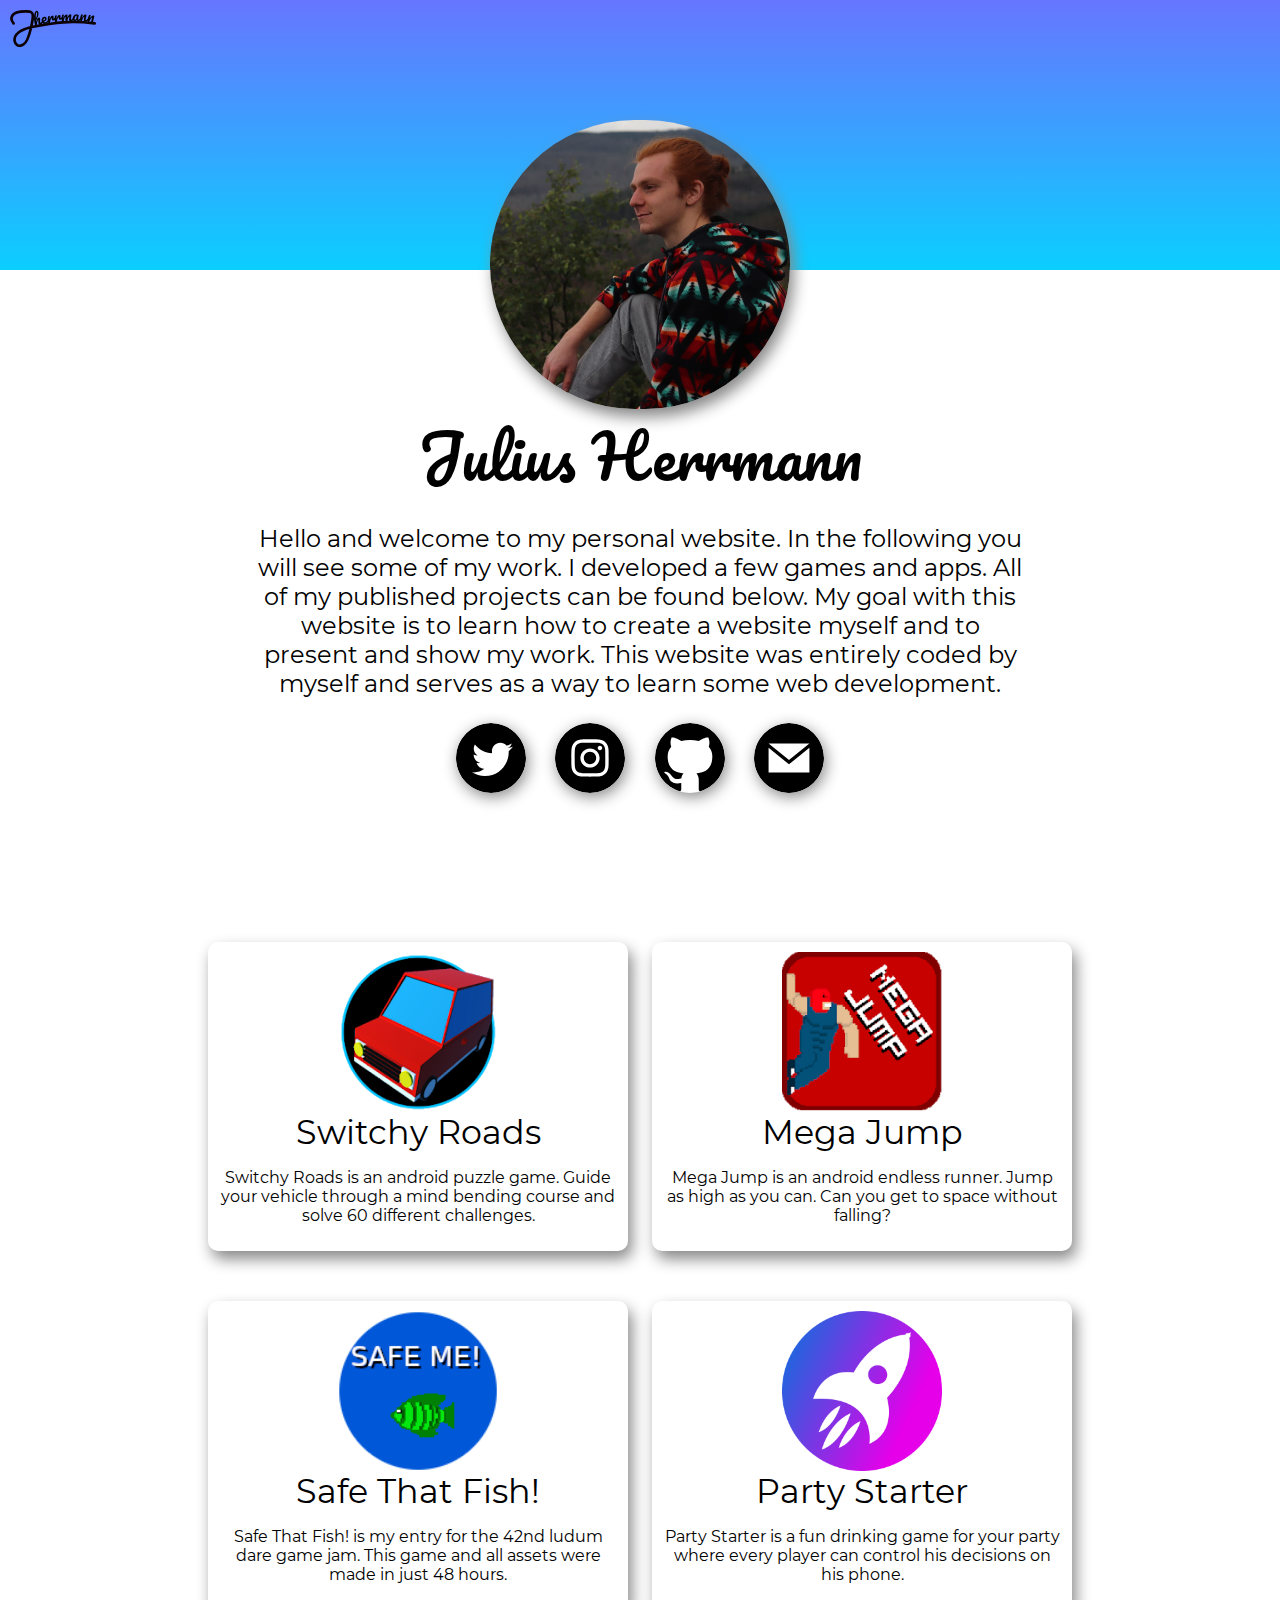
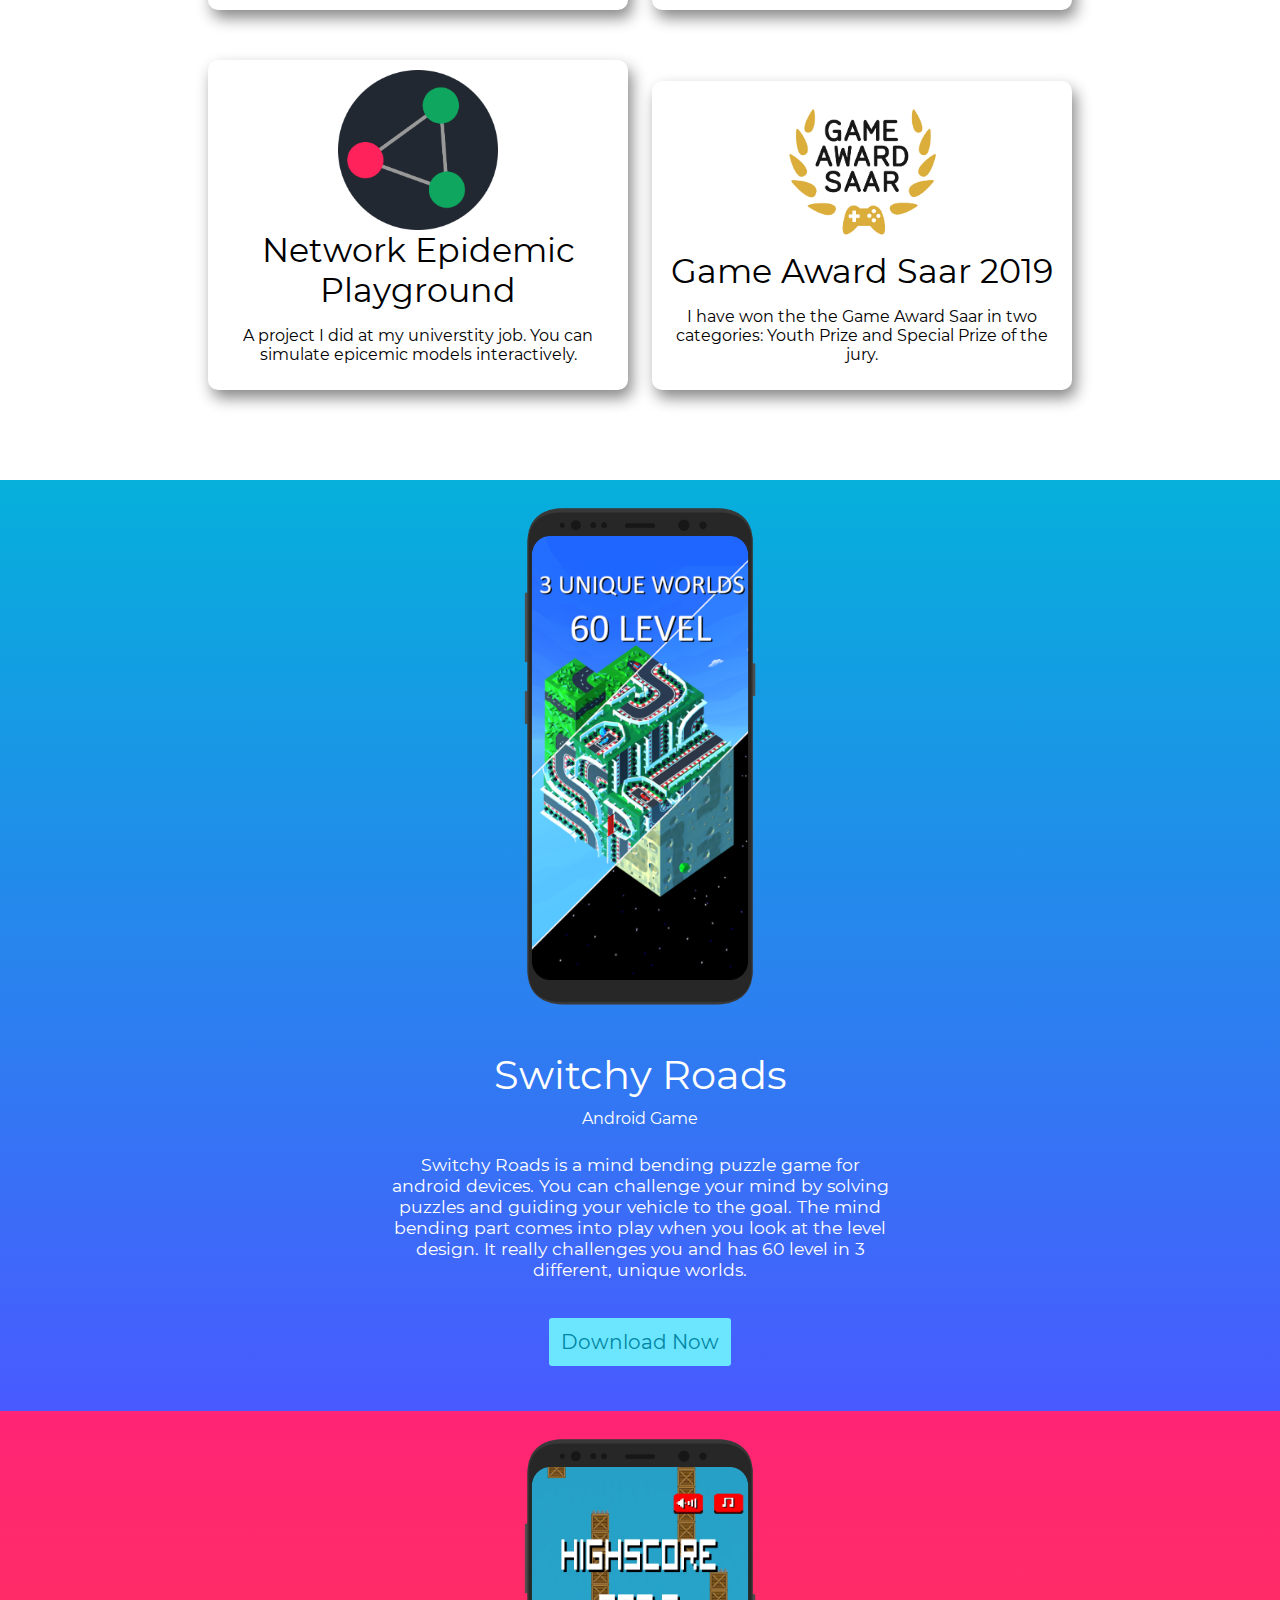
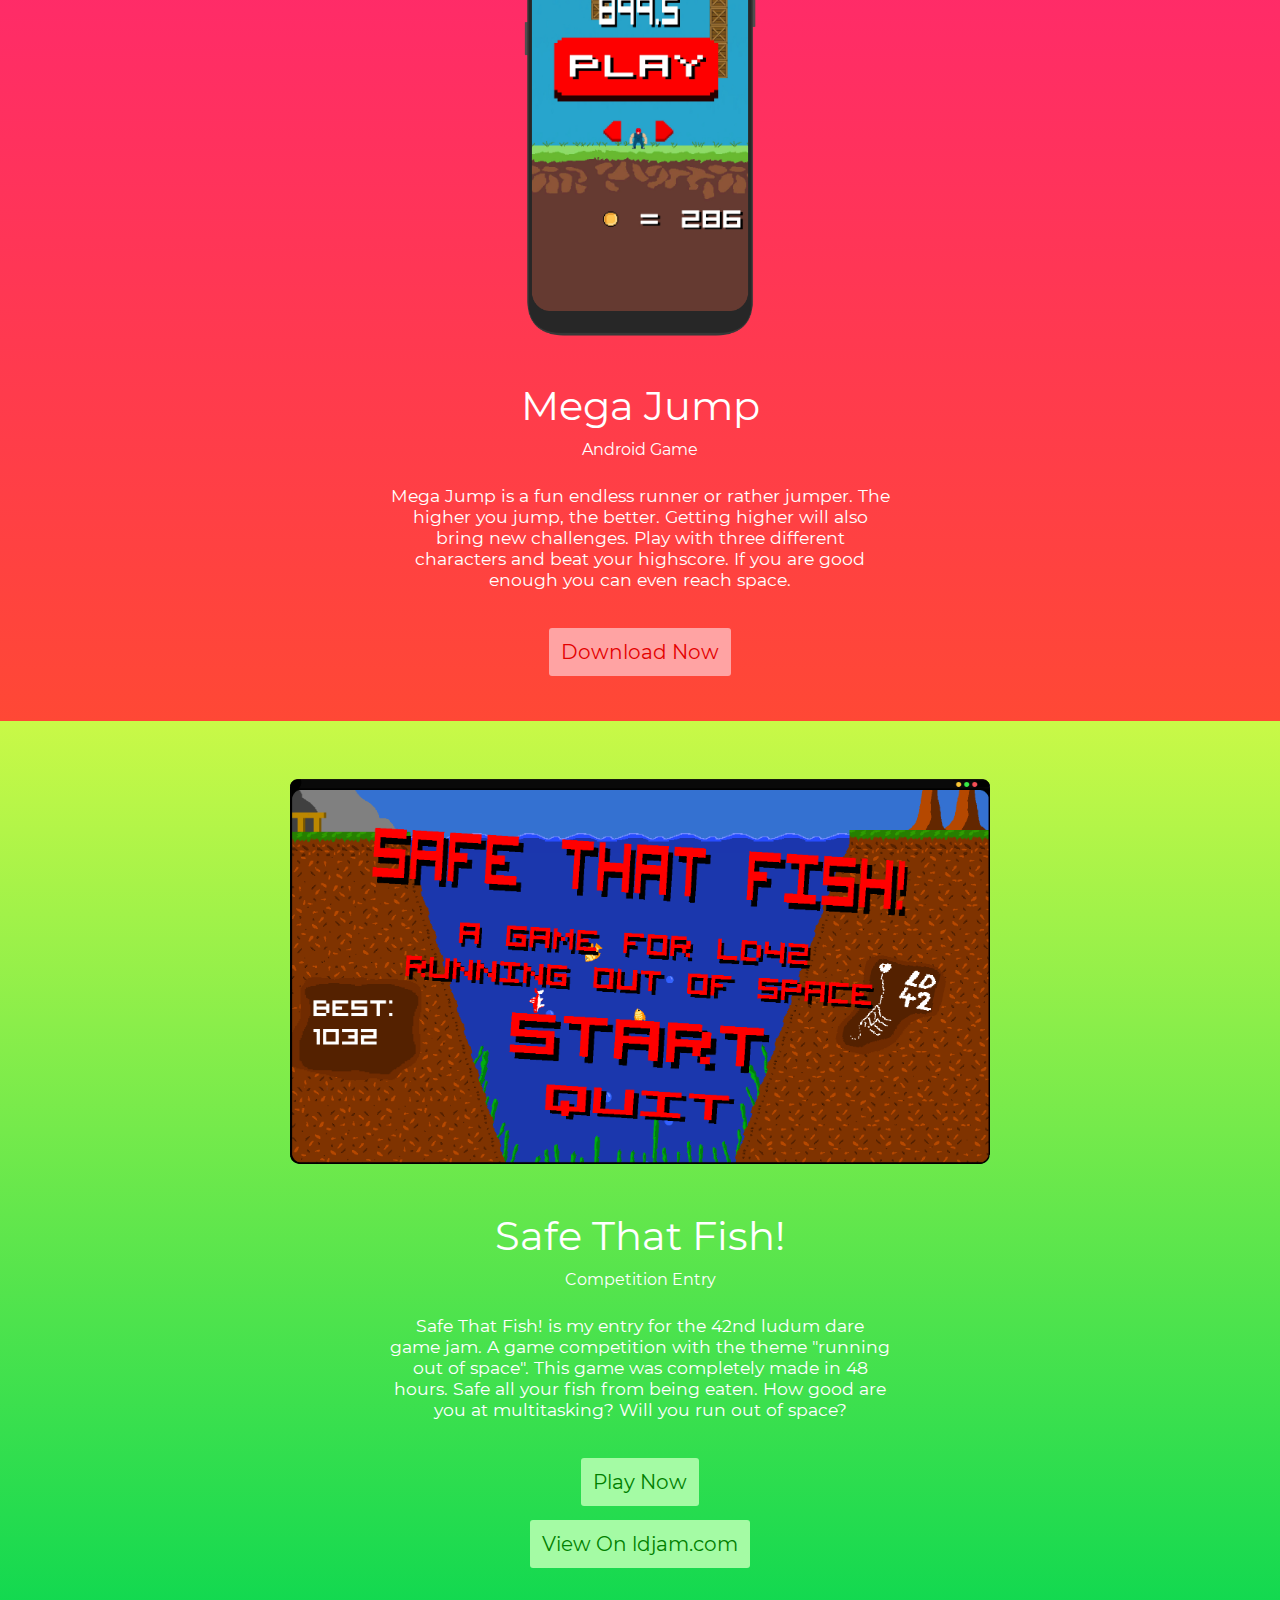
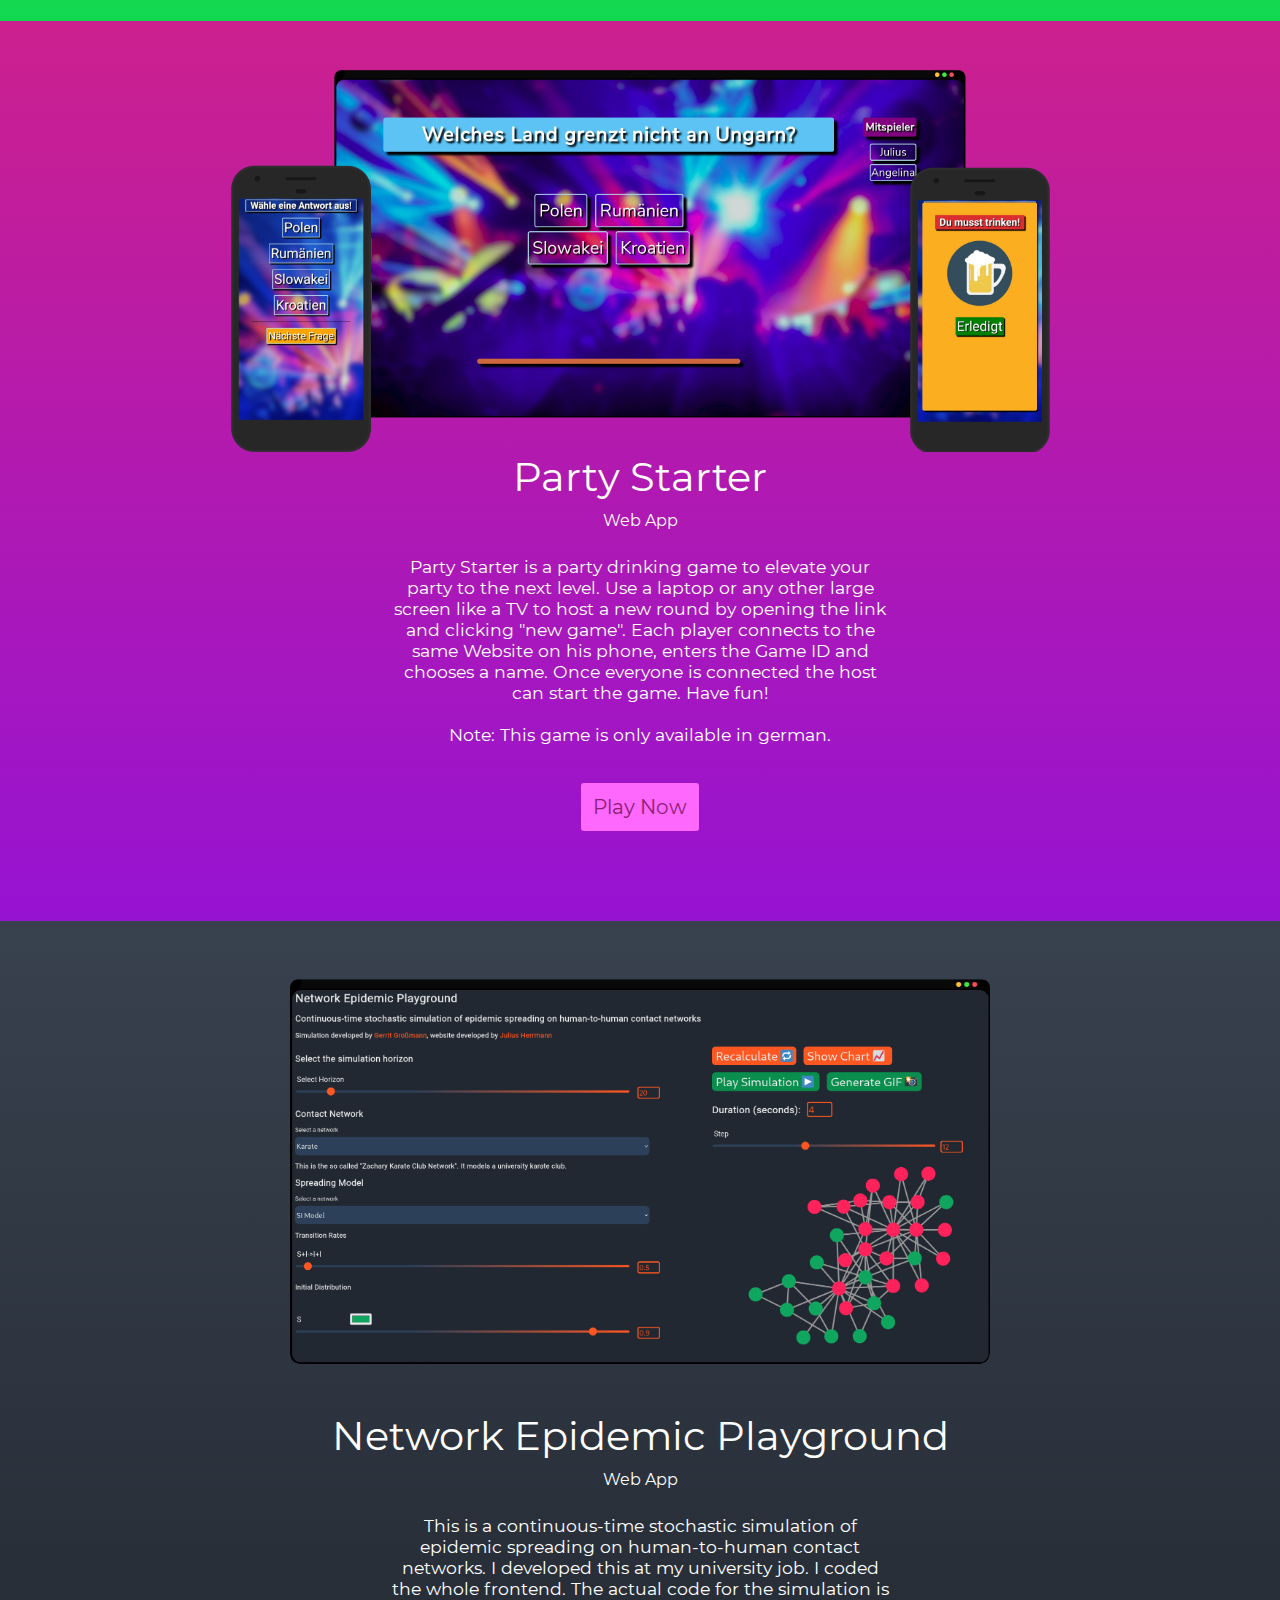
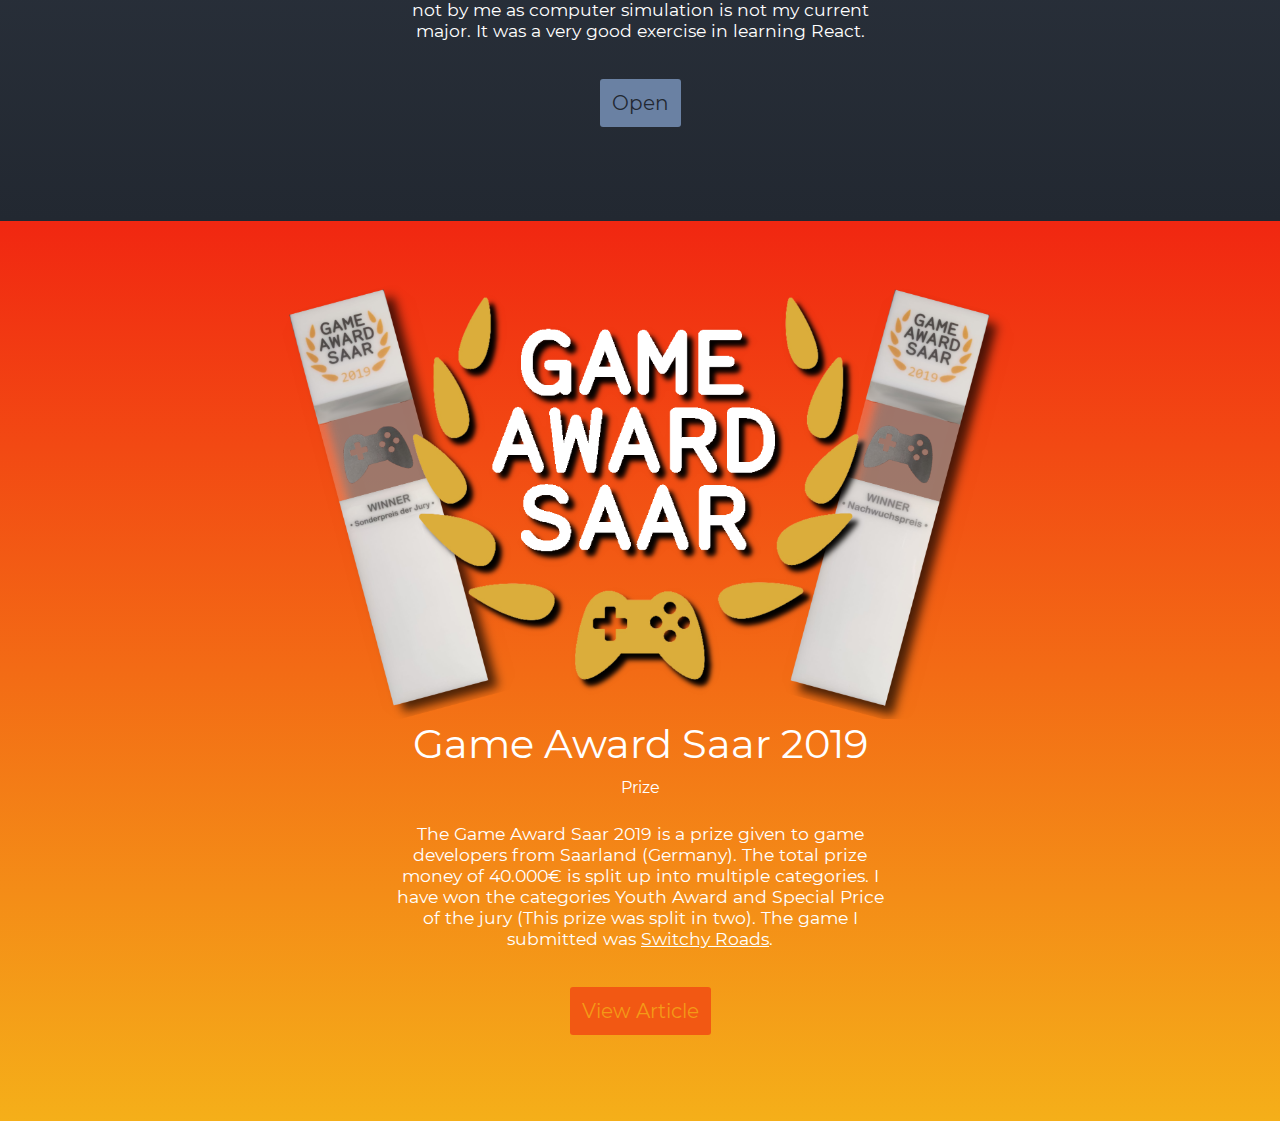
<file: index.html>
<!DOCTYPE html>
<html>
<head>
    <title>Julius Herrmann</title>
    <meta charset="UTF-8">
    <meta name="viewport" content="width=device-width, initial-scale=1.0">
    <link rel="stylesheet" type="text/css" href="indexPage.css">
    <link rel="shortcut icon" href="images/favicon.ico" type="image/x-icon">
    <link rel="icon" href="images/favicon.ico" type="image/x-icon">
</head>

<body>
        <a href="#planeContainer" id="scrollBtn" title="Go to top"><img id="imageScroll" src="images/arrowUp.svg"></a>
        <div style="position: absolute; left: 10px; top: 10px; z-index: 1000;">
            <img src="images/logo.svg">
        </div>
        <div id="planeContainer" xmlns="http://www.w3.org/2000/svg">
            <img id="plane" src="images/paper-plane.svg">
        </div>
        <div style="position: absolute; left: 50%; top: 30vh">
            <div style="position: relative; left: -50%; margin-top: -50%">
                <img class="profilePic" src="images/profilePicture.png">                
            </div>
        </div>
        <br/>
        <br/>
        <div class="textBlock">
            <div id="name">
                Julius Herrmann
                <div id="underline"></div>
            </div>
            <p1>Hello and welcome to my personal website. In the following you will see some of my work.
                I developed a few games and apps. All of my published projects can be found below.
                My goal with this website is to learn how to create a website myself and to present and
                show my work. This website was entirely coded by myself and serves as a way to learn some
                web development.
            </p1>
        </div>
        
        <div id="socialMediaContainer">
            <a title="Twitter" href="https://twitter.com/julius_herrmann" target="_blank" style="text-decoration: none">
                <svg id="twitter" xmlns="http://www.w3.org/2000/svg" class="socialMediaButton hoverAnimationWeak" viewBox="0 0 24 24"><path d="M12 0c-6.627 0-12 5.373-12 12s5.373 12 12 12 12-5.373 12-12-5.373-12-12-12zm6.066 9.645c.183 4.04-2.83 8.544-8.164 8.544-1.622 0-3.131-.476-4.402-1.291 1.524.18 3.045-.244 4.252-1.189-1.256-.023-2.317-.854-2.684-1.995.451.086.895.061 1.298-.049-1.381-.278-2.335-1.522-2.304-2.853.388.215.83.344 1.301.359-1.279-.855-1.641-2.544-.889-3.835 1.416 1.738 3.533 2.881 5.92 3.001-.419-1.796.944-3.527 2.799-3.527.825 0 1.572.349 2.096.907.654-.128 1.27-.368 1.824-.697-.215.671-.67 1.233-1.263 1.589.581-.07 1.135-.224 1.649-.453-.384.578-.87 1.084-1.433 1.489z"/></svg>
            </a>
            <a title="Instagram" href="https://www.instagram.com/definitely_julius/" target="_blank" style="text-decoration: none">
                <svg id="instagram" xmlns="http://www.w3.org/2000/svg" class="socialMediaButton hoverAnimationWeak" viewBox="0 0 48 48"><path fill-rule="evenodd" clip-rule="evenodd" d="M24 0C10.7452 0 0 10.7452 0 24C0 37.2548 10.7452 48 24 48C37.2548 48 48 37.2548 48 24C48 10.7452 37.2548 0 24 0ZM18.7233 11.2773C20.0886 11.2152 20.5249 11.2 24.0012 11.2H23.9972C27.4746 11.2 27.9092 11.2152 29.2746 11.2773C30.6373 11.3397 31.5679 11.5555 32.384 11.872C33.2266 12.1987 33.9386 12.636 34.6506 13.348C35.3627 14.0595 35.8 14.7736 36.128 15.6155C36.4427 16.4294 36.6587 17.3595 36.7227 18.7222C36.784 20.0876 36.8 20.5238 36.8 24.0001C36.8 27.4764 36.784 27.9116 36.7227 29.277C36.6587 30.6391 36.4427 31.5695 36.128 32.3837C35.8 33.2253 35.3627 33.9394 34.6506 34.6509C33.9394 35.3629 33.2264 35.8013 32.3848 36.1283C31.5703 36.4448 30.6391 36.6605 29.2765 36.7229C27.9111 36.7851 27.4762 36.8003 23.9996 36.8003C20.5236 36.8003 20.0876 36.7851 18.7222 36.7229C17.3598 36.6605 16.4294 36.4448 15.615 36.1283C14.7736 35.8013 14.0595 35.3629 13.3483 34.6509C12.6365 33.9394 12.1992 33.2253 11.872 32.3834C11.5557 31.5695 11.34 30.6394 11.2773 29.2767C11.2155 27.9114 11.2 27.4764 11.2 24.0001C11.2 20.5238 11.216 20.0873 11.2771 18.7219C11.3384 17.3598 11.5544 16.4294 11.8717 15.6152C12.1997 14.7736 12.6371 14.0595 13.3491 13.348C14.0606 12.6363 14.7747 12.1989 15.6166 11.872C16.4305 11.5555 17.3606 11.3397 18.7233 11.2773Z M22.853 13.5067C23.0759 13.5064 23.3158 13.5065 23.5746 13.5066L24.0013 13.5067C27.4189 13.5067 27.824 13.519 29.1736 13.5803C30.4216 13.6374 31.0989 13.8459 31.5501 14.0211C32.1475 14.2531 32.5733 14.5305 33.0211 14.9785C33.4691 15.4265 33.7464 15.8532 33.979 16.4505C34.1542 16.9012 34.363 17.5785 34.4198 18.8265C34.4811 20.1759 34.4944 20.5812 34.4944 23.9972C34.4944 27.4133 34.4811 27.8186 34.4198 29.168C34.3627 30.416 34.1542 31.0933 33.979 31.544C33.747 32.1413 33.4691 32.5667 33.0211 33.0144C32.5731 33.4624 32.1477 33.7398 31.5501 33.9718C31.0995 34.1478 30.4216 34.3558 29.1736 34.4128C27.8242 34.4742 27.4189 34.4875 24.0013 34.4875C20.5834 34.4875 20.1783 34.4742 18.8289 34.4128C17.5809 34.3552 16.9036 34.1467 16.4521 33.9715C15.8548 33.7395 15.4281 33.4621 14.9801 33.0141C14.5321 32.5661 14.2548 32.1405 14.0222 31.5429C13.847 31.0923 13.6382 30.4149 13.5814 29.1669C13.5201 27.8176 13.5078 27.4122 13.5078 23.994C13.5078 20.5759 13.5201 20.1727 13.5814 18.8233C13.6385 17.5753 13.847 16.898 14.0222 16.4468C14.2542 15.8494 14.5321 15.4228 14.9801 14.9748C15.4281 14.5268 15.8548 14.2494 16.4521 14.0169C16.9033 13.8409 17.5809 13.6329 18.8289 13.5755C20.0097 13.5222 20.4674 13.5062 22.853 13.5035V13.5067ZM30.8339 15.6321C29.9859 15.6321 29.2978 16.3193 29.2978 17.1676C29.2978 18.0156 29.9859 18.7036 30.8339 18.7036C31.6819 18.7036 32.3699 18.0156 32.3699 17.1676C32.3699 16.3196 31.6819 15.6316 30.8339 15.6316V15.6321ZM17.4279 24.0002C17.4279 20.3701 20.3709 17.4269 24.001 17.4268C27.6312 17.4268 30.5736 20.37 30.5736 24.0002C30.5736 27.6304 27.6314 30.5723 24.0013 30.5723C20.3711 30.5723 17.4279 27.6304 17.4279 24.0002Z M24.0012 19.7334C26.3575 19.7334 28.2679 21.6436 28.2679 24.0001C28.2679 26.3564 26.3575 28.2668 24.0012 28.2668C21.6447 28.2668 19.7345 26.3564 19.7345 24.0001C19.7345 21.6436 21.6447 19.7334 24.0012 19.7334Z"/></svg>
            </a>
            <a title="Github" href="https://github.com/JuliusHerrmann" target="_blank" style="text-decoration: none">
                <svg id="github" xmlns="http://www.w3.org/2000/svg" class="socialMediaButton hoverAnimationWeak" viewBox="0 0 24 24"><path d="M12 0c-6.626 0-12 5.373-12 12 0 5.302 3.438 9.8 8.207 11.387.599.111.793-.261.793-.577v-2.234c-3.338.726-4.033-1.416-4.033-1.416-.546-1.387-1.333-1.756-1.333-1.756-1.089-.745.083-.729.083-.729 1.205.084 1.839 1.237 1.839 1.237 1.07 1.834 2.807 1.304 3.492.997.107-.775.418-1.305.762-1.604-2.665-.305-5.467-1.334-5.467-5.931 0-1.311.469-2.381 1.236-3.221-.124-.303-.535-1.524.117-3.176 0 0 1.008-.322 3.301 1.23.957-.266 1.983-.399 3.003-.404 1.02.005 2.047.138 3.006.404 2.291-1.552 3.297-1.23 3.297-1.23.653 1.653.242 2.874.118 3.176.77.84 1.235 1.911 1.235 3.221 0 4.609-2.807 5.624-5.479 5.921.43.372.823 1.102.823 2.222v3.293c0 .319.192.694.801.576 4.765-1.589 8.199-6.086 8.199-11.386 0-6.627-5.373-12-12-12z"/></svg>
            </a>
            <a title="E-Mail" href="mailto:herrmann.julius@pm.me" target="_blank" style="text-decoration: none">
                <svg id="email" xmlns="http://www.w3.org/2000/svg" class="socialMediaButton hoverAnimationWeak" viewBox="0 0 24 24"><path d="M12 .02c-6.627 0-12 5.373-12 12s5.373 12 12 12 12-5.373 12-12-5.373-12-12-12zm6.99 6.98l-6.99 5.666-6.991-5.666h13.981zm.01 10h-14v-8.505l7 5.673 7-5.672v8.504z"/></svg>
            </a>
        </div>

        <div class="appBoxes">
            <a id="appBox" href="#sectionSwitchyRoads">
                <img class="appIcon" src="images/switchyRoadsLogo.png">
                <p class="appTitle">Switchy Roads</p>
                <p>Switchy Roads is an android puzzle game. Guide your vehicle through a mind bending course and solve 60 different challenges.</p>
            </a>
            <a id="appBox" href="#sectionMegaJump">
                <img class="appIcon" src="images/megaJumpIcon.png">
                <p class="appTitle">Mega Jump</p>
                <p>Mega Jump is an android endless runner. Jump as high as you can. Can you get to space without falling?</p>
            </a>
            <a id="appBox" href="#sectionSafeThatFish">
                <img class="appIcon" src="images/SafeThatFishIcon.png">
                <p class="appTitle">Safe That Fish!</p>
                <p>Safe That Fish! is my entry for the 42nd ludum dare game jam. This game and all assets were made in just 48 hours.</p>
            </a>
            <a id="appBox" href="#sectionPartyStarter">
                <img class="appIcon" src="images/partyStarterIcon.png">
                <p class="appTitle">Party Starter</p>
                <p>Party Starter is a fun drinking game for your party where every player can control his decisions on his phone.</p>
            </a>
            <a id="appBox" href="#sectionSimulation">
                <img class="appIcon" src="images/simulationIcon.png">
                <p class="appTitle">Network Epidemic Playground</p>
                <p>A project I did at my universtity job. You can simulate epicemic models interactively.</p>
            </a>
            <a id="appBox" href="#sectionGameAwardSaar">
                <img class="appIcon" src="images/Game-Award-Saar-Logo.png">
                <p class="appTitle">Game Award Saar 2019</p>
                <p>I have won the the Game Award Saar in two categories: Youth Prize and Special Prize of the jury.</p>
            </a>

        </div>

        <div id="sectionSwitchyRoads" class="projectShowcase">
            <div id="phoneScreenDiv">
                <img class="screen1 phoneScreen" src="images/screenSwitchyRoads1.jpg">
                <img class="screen2 phoneScreen" src="images/screenSwitchyRoads2.jpg">
                <img class="screen3 phoneScreen" src="images/screenSwitchyRoads3.png">
                <img id="phoneEmpty" src="images/phone_empty.png">
            </div>
            <h class="showcaseTitle">Switchy Roads</h>
            <p class="showcaseCategory">Android Game</p>
            <p class="showcaseDescription">Switchy Roads is a mind bending puzzle game for android devices. You can challenge your mind by solving puzzles and
                guiding your vehicle to the goal. The mind bending part comes into play when you look at the level design. It really challenges you and has 60 level
                in 3 different, unique worlds.
            </p>
            <a id="linkSwitchyRoads" class="showcaseButtonLink" href="https://play.google.com/store/apps/details?id=com.JukeGames.SwitchyRoads" target="_blank">
                <btn id="buttonSwitchyRoads" class="showcaseButton">Download Now</btn>
            </a>
            <br/><br/><br/>
        </div>
        <div id="sectionMegaJump" class="projectShowcase">
            <div id="phoneScreenDiv">
                <img class="screen1 phoneScreen"  src="images/screenMegaJump1.jpg">
                <img class="screen2 phoneScreen"  src="images/screenMegaJump2.jpg">
                <img class="screen3 phoneScreen"  src="images/screenMegaJump3.jpg">
                <img id="phoneEmpty" src="images/phone_empty.png">
            </div>
            <h class="showcaseTitle">Mega Jump</h>
            <p class="showcaseCategory">Android Game</p>
            <p class="showcaseDescription">Mega Jump is a fun endless runner or rather jumper. The higher you jump, the better. Getting higher will also bring new
                challenges. Play with three different characters and beat your highscore. If you are good enough you can even reach space.
            </p>
            <a id="linkMegaJump" class="showcaseButtonLink" href="https://play.google.com/store/apps/details?id=com.JukeGames.MegaJump" target="_blank">
                <btn id="buttonMegaJump" class="showcaseButton">Download Now</btn>
            </a>
            <br/><br/><br/>
        </div>
        <div id="sectionSafeThatFish" class="projectShowcase">
            <div id="computerScreenDiv">
                <img class="screen1 computerScreen"  src="images/computerSTF1.png">
                <img class="screen2 computerScreen"  src="images/computerSTF2.png">
                <img class="screen3 computerScreen"  src="images/computerSTF3.png">
            </div>
            <h class="showcaseTitle">Safe That Fish!</h>
            <p class="showcaseCategory">Competition Entry</p>
            <p class="showcaseDescription">Safe That Fish! is my entry for the 42nd ludum dare game jam. A game competition with the theme "running out of space". This game
                was completely made in 48 hours. Safe all your fish from being eaten. How good are you at multitasking? Will you run out of space?
            </p>
            <a id="linkSafeThatFish" class="showcaseButtonLink" href="https://jukegames.itch.io/safe-that-fish" target="_blank">
                <btn id="buttonSafeThatFish" class="showcaseButton">Play Now</btn>
            </a>
            <br/>
            <br/>
            <a id="linkSafeThatFish" class="showcaseButtonLink" href="https://ldjam.com/events/ludum-dare/42/save-that-fish" target="_blank">
                <btn id="buttonSafeThatFish" class="showcaseButton">View On ldjam.com</btn>
            </a>
            <br/><br/><br/>
        </div>
        <div id="sectionPartyStarter" class="projectShowcase">
            <img class="windowScreen" src="images/PartyStarterScreen.png">
            <h class="showcaseTitle">Party Starter</h>
            <p class="showcaseCategory">Web App</p>
            <p class="showcaseDescription">Party Starter is a party drinking game to elevate your party to the next level. Use a laptop or any other large screen like a TV to host
                a new round by opening the link and clicking "new game". Each player connects to the same Website on his phone, enters the Game ID and chooses a name. Once everyone is
                connected the host can start the game. Have fun!
                <br/>
                <br/>
                Note: This game is only available in german.
            </p>
            <a id="linkPartyStarter" class="showcaseButtonLink" href="https://partystartergame.herokuapp.com/" target="_blank">
                <btn id="buttonPartyStarter" class="showcaseButton">Play Now</btn>
            </a>
            <br/><br/><br/>
        </div>
        <div id="sectionSimulation" class="projectShowcase">
            <div id="computerScreenDiv">
                <img class="screen1 computerScreen"  src="images/SimulationScreen.png">
            </div>
            <h class="showcaseTitle">Network Epidemic Playground</h>
            <p class="showcaseCategory">Web App</p>
            <p class="showcaseDescription">
                This is a continuous-time stochastic simulation of epidemic spreading on human-to-human contact networks. I developed this at my university job. I coded the whole frontend.                The actual code for the simulation is not by me as computer simulation is not my current major. It was a very good exercise in learning React.
            </p>
            <a id="linkSimulation" class="showcaseButtonLink" href="https://gerritgr.github.io/NetworkEpidemicPlayground-React/" target="_blank">
                <btn id="buttonSimulation" class="showcaseButton">Open</btn>
            </a>
            <br/><br/><br/>
        </div>
        <div id="sectionGameAwardSaar" class="projectShowcase">
            <img class="windowScreen" src="images/GameAwardSaarScreen.png">
            <h class="showcaseTitle">Game Award Saar 2019</h>
            <p class="showcaseCategory">Prize</p>
            <p class="showcaseDescription">
            The Game Award Saar 2019 is a prize given to game developers from Saarland (Germany). The total prize money of 40.000€ is split up into multiple categories.
            I have won the categories Youth Award and Special Price of the jury (This prize was split in two).
            The game I submitted was <a id="inlineLinkSwitchyRoads" href="#sectionSwitchyRoads">Switchy Roads</a>.
            </p>
            <a id="linkGameAwardSaar" class="showcaseButtonLink" href="https://www.saarland-medien.de/games/gameaward/game-award-preistraeger-2019/" target="_blank">
                <btn id="buttonGameAwardSaar" class="showcaseButton">View Article</btn>
            </a>
            <br/><br/><br/>
        </div>

    <script src="res/TimelineMax.min.js"></script>
    <script src="res/BezierPlugin.min.js"></script>
    <script src="res/TweenMax.min.js"></script>
    <script src="scrollToTop.js"></script>
    <script src="res/animatePlane.js"></script>
    <script src="res/jquery.min.js"></script>
    <script>
    $(document).ready(function(){
      // Add smooth scrolling to all links
      $("a").on('click', function(event) {
    
        // Make sure this.hash has a value before overriding default behavior
        if (this.hash !== "") {
          // Prevent default anchor click behavior
          event.preventDefault();
    
          // Store hash
          var hash = this.hash;
    
          // Using jQuery's animate() method to add smooth page scroll
          // The optional number (800) specifies the number of milliseconds it takes to scroll to the specified area
          $('html, body').animate({
            scrollTop: $(hash).offset().top
          }, 800, function(){
    
            // Add hash (#) to URL when done scrolling (default click behavior)
            window.location.hash = hash;
          });
        } // End if
      });
    });
    </script> 
</body>
</html>
</file>
<file: indexPage.css>
/*body{
    margin: 0;
    font-style: normal;
    font-weight: 400;
    font-family: 'Noto Sans', sans-serif;
}*/

@font-face {
    font-family: 'Montserrat'; /*a name to be used later*/
    src: url('res/Montserrat-Regular.ttf'); /*URL to font*/
    font-display: auto;
}

@font-face {
    font-family: 'Pacifico'; /*a name to be used later*/
    src: url('res/Pacifico-Regular.ttf'); /*URL to font*/
    font-display: auto;
}


*:focus {
    outline: 0 !important;
}


html{
    overflow-x: hidden;
    scrollbar-width: thin;
    scrollbar-color: black;
}

body{
    margin: 0;
    font-family: 'Montserrat', sans-serif;
    font-weight: 400;
    overflow-x: hidden !important;
}

.hoverAnimation{
    transition: transform 0.3s;
    -webkit-transition: transform 0.3s;
}

.hoverAnimation:hover{
    transform: translate(0,-20px);
}

.hoverAnimationWeak{
    transition: transform 0.3s,
                fill 0.3s;
    -webkit-transition: transform 0.3s,
                        fill 0.3s;
}

.hoverAnimationWeak:hover{
    transform: translate(0,-10px);
}

#scrollBtn {
    opacity: 0;
    position: fixed; /* Fixed/sticky position */
    bottom: 15px; /* Place the button at the bottom of the page */
    right: 20px; /* Place the button 30px from the right */
    z-index: 99; /* Make sure it does not overlap */
    border: none; /* Remove borders */
    outline: none; /* Remove outline */
    cursor: pointer; /* Add a mouse pointer on hover */
    transition: opacity 0.5s;
}

#imageScroll{
    height: 5vh;
    width: 5vh;
    border-radius: 25%;
    background-color: black;
    opacity: 0.5;
}

#planeContainer{
    background-image: linear-gradient(to top, #0bceff 0%, #6776ff 100%);
    height: 30vh;
    width: 100vw;
    position: relative;
    overflow: hidden;
}

#plane{
    max-height: 50px;
    height: 10%;
    position: absolute;
    top: 30%;
    left: -17%;
}

.topBarImage {
    position: absolute;
    width: 100%;
    padding: 0px;
    margin: 0;
    border: 0;
}

.profilePic{
    position: relative;
    display: block;
    margin: auto;
    width: 35vw;
    max-width: 300px;
    border-radius: 500px;
    box-shadow: 4px 8px 15px #888888;
}

#name{
    font-family: 'Pacifico', cursive;
    color: black;
    font-size: 60px;
    text-align: center;
    line-height: 80px;
    padding-top: 9%;
    padding-bottom: 3%;
}

#underline{
    margin: 0 auto;
    margin-left: 21%;
    height: 5px;
    width: 0%;
    background-image: linear-gradient(to right, #5ee7df 0%, #0099ff 100%);
    transition: width 0.45s;
}

#name:hover div {
    width: 58.7%;
}

.textBlock { 
    text-align: center;
    max-width: 770px;
    margin: auto;
    padding-left: 5%;
    padding-right: 5%;
    padding-top: 3%;
    font-size: 18pt;
}

div svg{
    fill: black;
}

#socialMediaContainer{
    display: block;
    text-align: center;
    padding: 1%;
}

.socialMediaButton{
    width: 70px;
    height: 70px;
    margin: 1%;
    border-radius: 500px;
    box-shadow: 2px 4px 15px #888888;
}

#twitter:hover{
    fill: #1da1f2;   
}

#instagram:hover{
    fill: #fd3197; 
}

#github:hover{
    fill: gray;   
}

#email:hover{
    fill: #ff4835;   
}

.appBoxes{
    max-width: 1350px;
    display: block;
    margin: auto;
    overflow: visible;
    margin-top: 80px;
    margin-bottom: 80px;
    text-align: center;
}

.appIcon{
    width: 40%;
    display: block;
    margin-left: auto;
    margin-right: auto;
}

.appTitle{
    font-size: 25pt;
    text-align: center;
    margin: 0;
}

#appBox{
    font-weight: 500;
    max-width: 400px;
    display: inline-block;
    margin: auto;
    margin: 10px;
    margin-top: 40px;
    padding: 10px;
    box-shadow: 4px 8px 15px #888888;
    border-radius: 10px;
    text-decoration: none;
    color: black;
    background-color: white;
    transition: transform 0.3s,
                box-shadow 0.3s;
    -webkit-transition: transform 0.3s,
                        box-shadow 0.3s;
}

#appBox:hover{
    transform: translate(0,-20px);
    box-shadow: 5px 15px 25px #888888;
}

#background{
    position: absolute;
    display: block;
    margin: auto;
    padding-top: 100px;
    z-index: -1;
}

.projectShowcase{
    text-align: center;
    overflow: hidden;
    min-height: 100vh;
}

.phoneImage{
    max-width: 320px;
    display: block;
    margin: auto;
    z-index: 1000;
}

#phoneScreenDiv{
    height: 520px;
    margin-top: 50px;
}

#computerScreenDiv{
    margin-top: 20px;
}

#phoneEmpty{
    position: absolute;
    max-width: 320px;
    margin-left: -270px;
    margin-top: -60px;
}

.screen1{
    margin-left: 0 !important;
    position: relative;
}

.screen2{
    position: absolute;
    animation-name: fade;
    animation-timing-function: ease-in-out;
    animation-iteration-count: infinite;
    animation-duration: 12s;
    animation-delay: 0s;
}
.screen3{
    position: absolute;
    animation-name: fade;
    animation-timing-function: ease-in-out;
    animation-iteration-count: infinite;
    animation-duration: 12s;
    animation-delay: 4s;
}

@keyframes fade {
    0% {
    opacity:1;
    }
    29% {
    opacity:1;
    }
    33% {
    opacity:0;
    }
    96% {
    opacity:0;
    }
    100% {
    opacity:1;
    }
}

.phoneScreen{
    width: 220px;
    margin-left: -220px;
}

.computerScreen{
    width: 90%;
    max-width: 700px;
    margin: auto;
    left: 0;
    right: 0;
}

#computerWrapper{
    max-width: 700px;
    width: 90%;
    margin: auto;
}

.showcaseTitle{
    font-size: 30pt;
}

.showcaseCategory{
    font-weight: 500;
    margin-top: 10px;
    padding-bottom: 30px;
}

.showcaseDescription{
    font-weight: 500;
    font-size: 13pt;
    max-width: 500px;
    margin: auto;
    padding-left: 5%;
    padding-right: 5%;
    margin-top: -20px;
    margin-bottom: 50px;
}

.showcaseButtonLink{
    text-decoration: none;
    display: block;
}

.showcaseButton{
    margin: auto;
    /*box-shadow: 5px 10px 18px #000000;*/
    padding: 12px;
    border-radius: 3px;
    font-size: 15pt;
}

#sectionSwitchyRoads{
    background-image: linear-gradient(to bottom, #05b0db 0%, #495aff 100%);
    margin-top: 50px;
    color: white;
}

#linkSwitchyRoads{
    color: #0086a3;
}

#buttonSwitchyRoads{
    background-color: #6CE5FF;
}

#sectionMegaJump{
    background-image: linear-gradient(to top, #ff4835 0%, #ff2475 100%);
    color: white;
}


#linkMegaJump{
    color: #e40000;
}


#buttonMegaJump{
    background-color: #ffa3a3;
}

#sectionSafeThatFish{
    background-image: linear-gradient(to top, #0fd850 0%, #c9f947 100%);
    color: white;
}


#linkSafeThatFish{
    color: green;
}


#buttonSafeThatFish{
    background-color: #a4fba4;
}

#sectionPartyStarter{
    background-image: linear-gradient(to bottom, #cc208e 0%, #9613d2 100%);
    color: white;
}

#linkPartyStarter{
    color: #881e76;
}

#buttonPartyStarter{
    background-color: #ff68fd;
}

#sectionSimulation{
    background-image: linear-gradient(to bottom, #38414E 0%, #222831 100%);
    color: white;
}

#linkSimulation{
    color: #222831;
}

#buttonSimulation{
    background-color: #6A81A3;
}

.windowScreen{
    max-width: 820px;
    width: 90%;
    display: block;
    margin: auto;
}


#sectionGameAwardSaar{
    background-image: linear-gradient(to bottom, #f12711 0%, #f5af19 100%);
    color: white;
}
#inlineLinkSwitchyRoads{
	color: white;
	/*text-decoration: none; */
}
#linkGameAwardSaar{
    color: #f49a17;
}

#buttonGameAwardSaar{
    background-color: #f25813;
}
</file>
